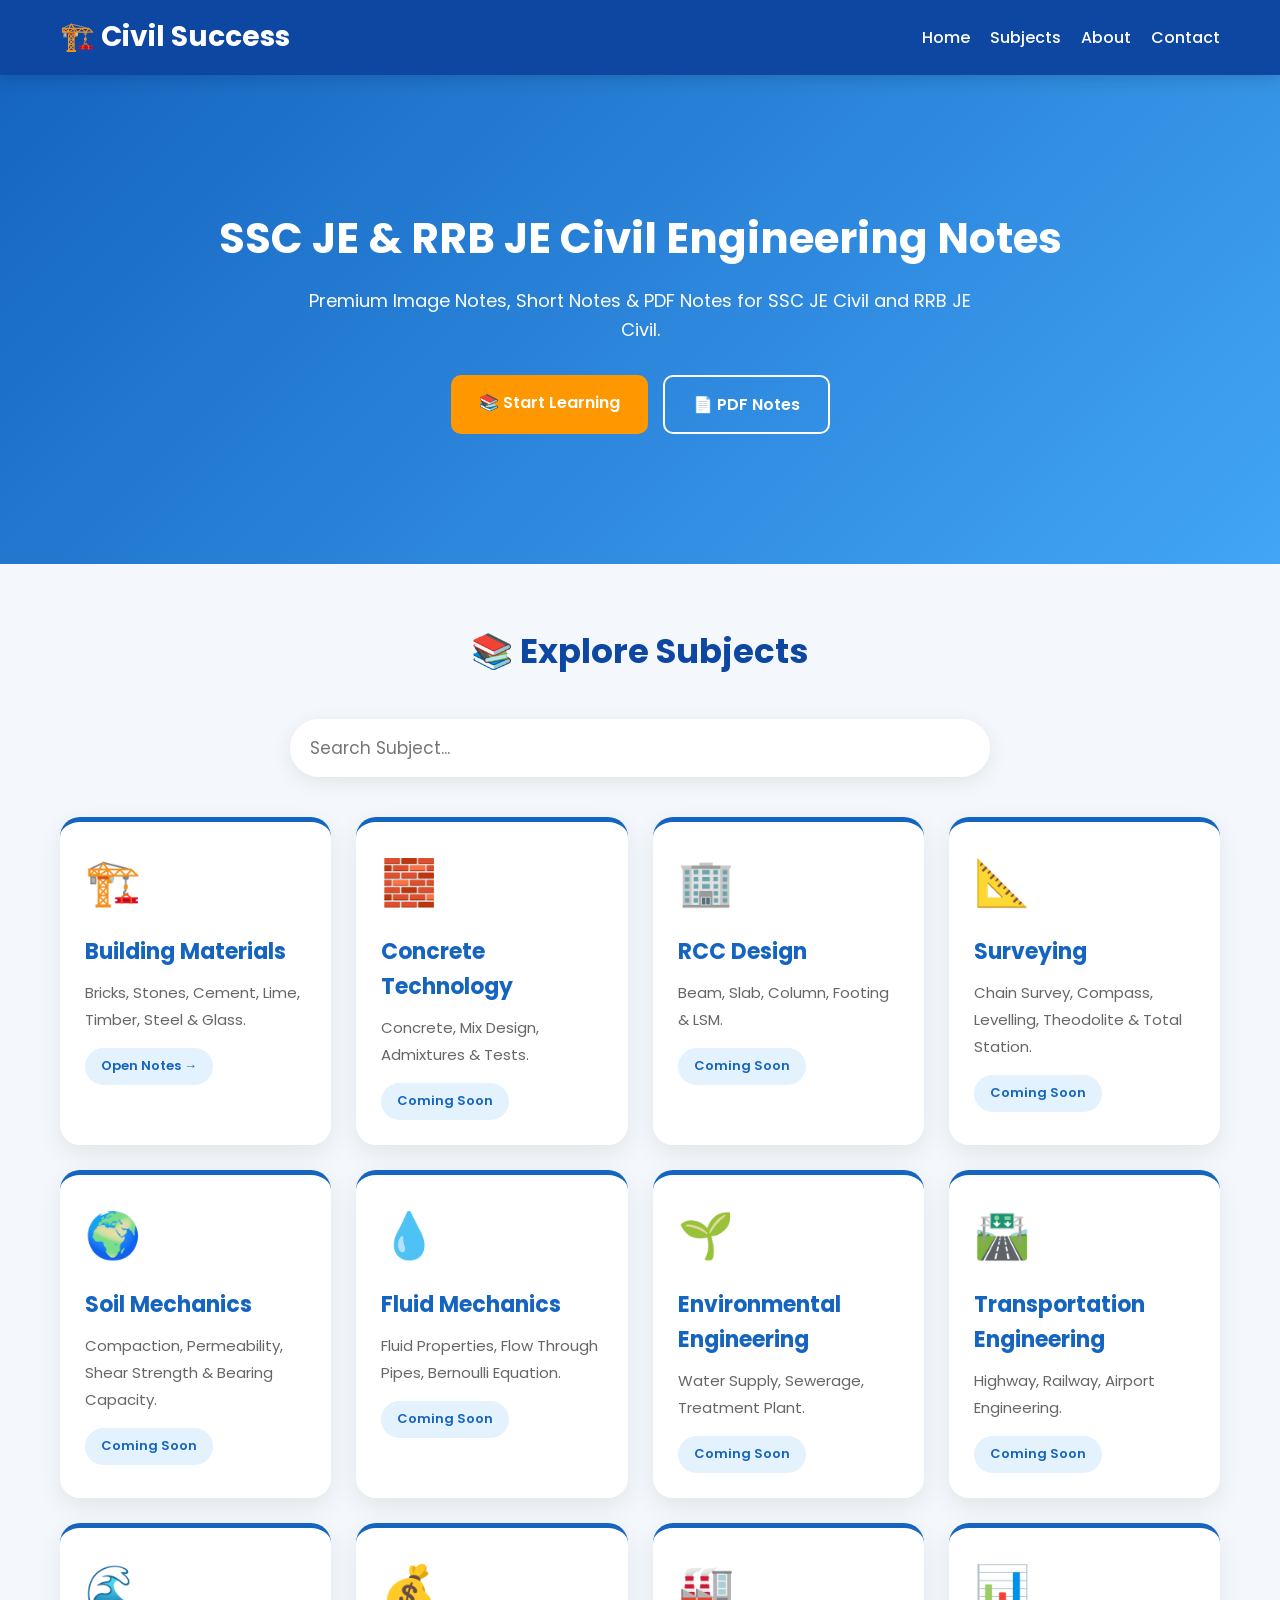
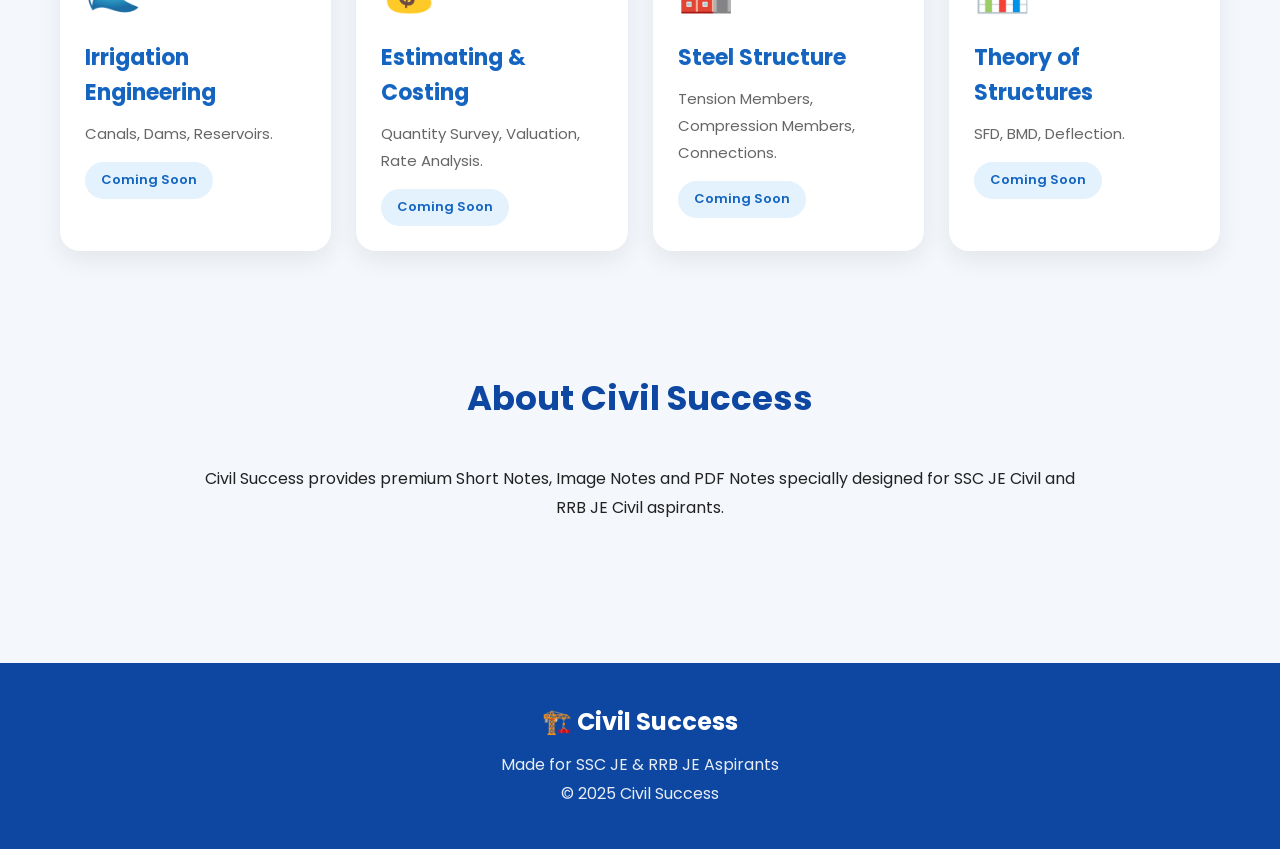
<file: index.html>
<!DOCTYPE html>
<html lang="en">

<head>

<meta charset="UTF-8">
<meta name="viewport" content="width=device-width,initial-scale=1.0">

<title>Civil Success | SSC JE & RRB JE Notes</title>

<link rel="preconnect" href="https://fonts.googleapis.com">
<link rel="preconnect" href="https://fonts.gstatic.com" crossorigin>

<link href="https://fonts.googleapis.com/css2?family=Poppins:wght@300;400;500;600;700&display=swap" rel="stylesheet">

<link rel="stylesheet" href="style.css">

</head>

<body>

<header>

<div class="navbar">

<div class="logo">
🏗️ Civil Success
</div>

<div class="menu">

<a href="index.html">Home</a>

<a href="#subjects">Subjects</a>

<a href="#about">About</a>

<a href="#contact">Contact</a>

</div>

</div>

</header>

<section class="hero">

<div class="container">

<h1>

SSC JE & RRB JE

Civil Engineering Notes

</h1>

<p>

Premium Image Notes, Short Notes & PDF Notes

for SSC JE Civil and RRB JE Civil.

</p>

<div class="hero-btns">

<a href="#subjects" class="btn btn-primary">

📚 Start Learning

</a>

<a href="notes/bricks.html" class="btn btn-outline">

📄 PDF Notes

</a>

</div>

</div>

</section>

<section class="container" id="subjects">

<h2 class="section-title">

📚 Explore Subjects

</h2>

<div class="search-box">

<input
type="text"
id="search"
placeholder="Search Subject...">

</div>

<div class="subject-grid">

<!-- Building Materials -->

<div class="subject-card">

<div class="subject-icon">

🏗️

</div>

<h3>

Building Materials

</h3>

<p>

Bricks, Stones, Cement, Lime,

Timber, Steel & Glass.

</p>

<a href="notes/bricks.html" class="badge">

Open Notes →

</a>

</div>

<!-- Concrete -->

<div class="subject-card">

<div class="subject-icon">

🧱

</div>

<h3>

Concrete Technology

</h3>

<p>

Concrete, Mix Design,

Admixtures & Tests.

</p>

<a href="#" class="badge">

Coming Soon

</a>

</div>

<!-- RCC -->

<div class="subject-card">

<div class="subject-icon">

🏢

</div>

<h3>

RCC Design

</h3>

<p>

Beam, Slab, Column,

Footing & LSM.

</p>

<a href="#" class="badge">

Coming Soon

</a>

</div>
<!-- Surveying -->

<div class="subject-card">

<div class="subject-icon">📐</div>

<h3>Surveying</h3>

<p>

Chain Survey, Compass, Levelling,

Theodolite & Total Station.

</p>

<a href="#" class="badge">Coming Soon</a>

</div>

<!-- Soil Mechanics -->

<div class="subject-card">

<div class="subject-icon">🌍</div>

<h3>Soil Mechanics</h3>

<p>

Compaction, Permeability,

Shear Strength & Bearing Capacity.

</p>

<a href="#" class="badge">Coming Soon</a>

</div>

<!-- Fluid Mechanics -->

<div class="subject-card">

<div class="subject-icon">💧</div>

<h3>Fluid Mechanics</h3>

<p>

Fluid Properties,

Flow Through Pipes,

Bernoulli Equation.

</p>

<a href="#" class="badge">Coming Soon</a>

</div>

<!-- Environmental -->

<div class="subject-card">

<div class="subject-icon">🌱</div>

<h3>Environmental Engineering</h3>

<p>

Water Supply,

Sewerage,

Treatment Plant.

</p>

<a href="#" class="badge">Coming Soon</a>

</div>

<!-- Transportation -->

<div class="subject-card">

<div class="subject-icon">🛣️</div>

<h3>Transportation Engineering</h3>

<p>

Highway,

Railway,

Airport Engineering.

</p>

<a href="#" class="badge">Coming Soon</a>

</div>

<!-- Irrigation -->

<div class="subject-card">

<div class="subject-icon">🌊</div>

<h3>Irrigation Engineering</h3>

<p>

Canals,

Dams,

Reservoirs.

</p>

<a href="#" class="badge">Coming Soon</a>

</div>

<!-- Estimating -->

<div class="subject-card">

<div class="subject-icon">💰</div>

<h3>Estimating & Costing</h3>

<p>

Quantity Survey,

Valuation,

Rate Analysis.

</p>

<a href="#" class="badge">Coming Soon</a>

</div>

<!-- Steel -->

<div class="subject-card">

<div class="subject-icon">🏭</div>

<h3>Steel Structure</h3>

<p>

Tension Members,

Compression Members,

Connections.

</p>

<a href="#" class="badge">Coming Soon</a>

</div>

<!-- Theory -->

<div class="subject-card">

<div class="subject-icon">📊</div>

<h3>Theory of Structures</h3>

<p>

SFD,

BMD,

Deflection.

</p>

<a href="#" class="badge">Coming Soon</a>

</div>

</div>

</section>

<section id="about" class="container">

<h2 class="section-title">

About Civil Success

</h2>

<p style="text-align:center;max-width:900px;margin:auto;line-height:1.8;">

Civil Success provides premium Short Notes,

Image Notes and PDF Notes specially designed

for SSC JE Civil and RRB JE Civil aspirants.

</p>

</section>

<footer id="contact">

<h2>🏗️ Civil Success</h2>

<p>

Made for SSC JE & RRB JE Aspirants

</p>

<p>

© 2025 Civil Success

</p>

</footer>

<script>

const search=document.getElementById("search");

search.addEventListener("keyup",function(){

const value=this.value.toLowerCase();

document.querySelectorAll(".subject-card").forEach(card=>{

card.style.display=

card.innerText.toLowerCase().includes(value)

?

"block"

:

"none";

});

});

</script>

</body>

</html>
</file>
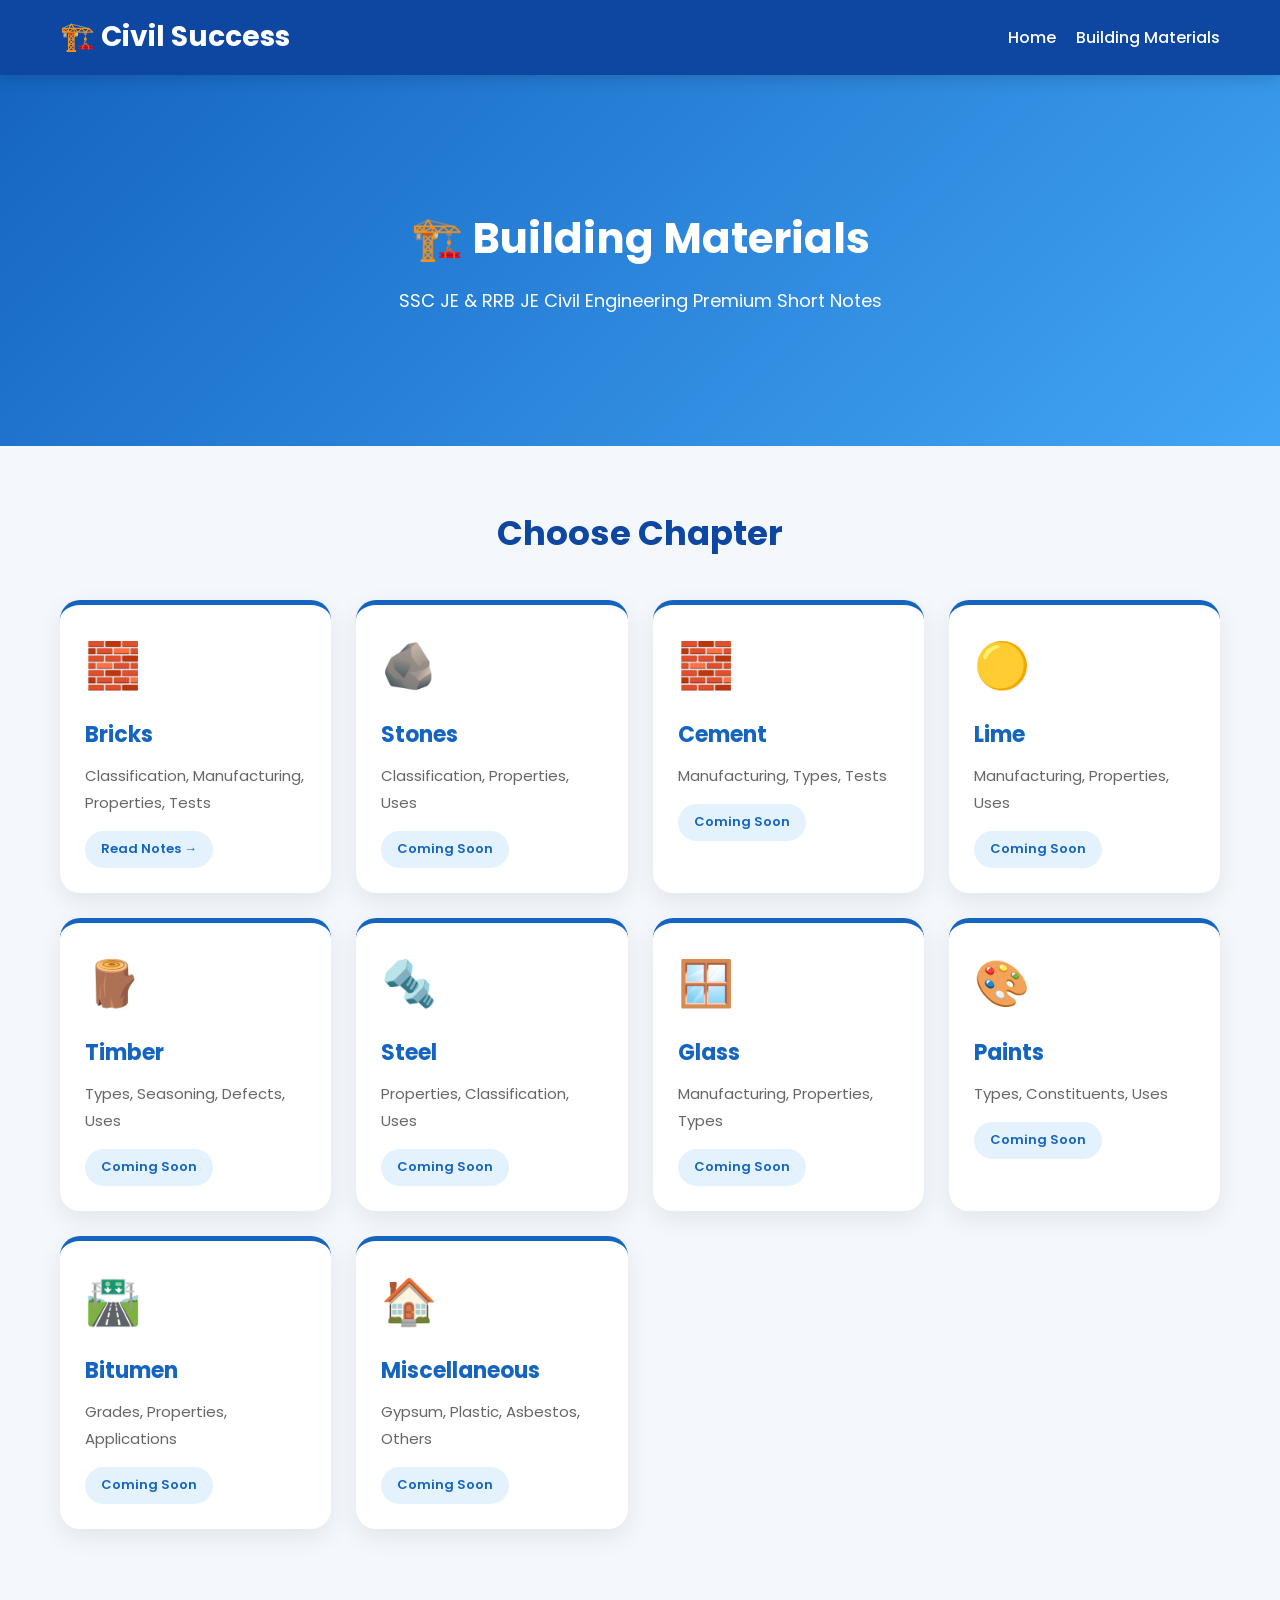
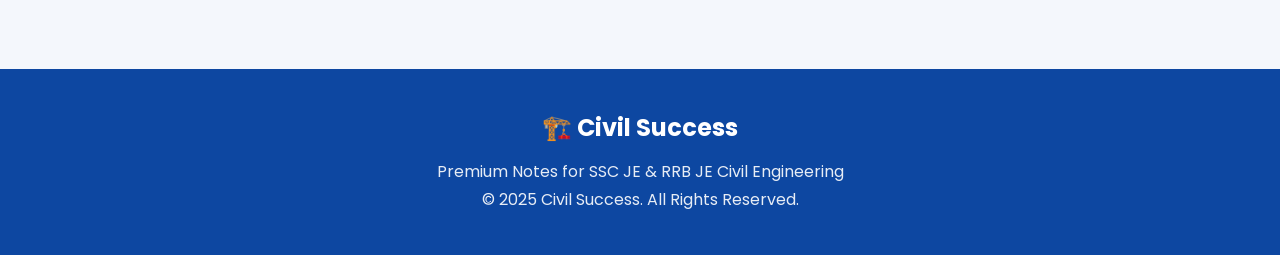
<file: building-materials.html>
<!DOCTYPE html>
<html lang="en">

<head>

<meta charset="UTF-8">
<meta name="viewport" content="width=device-width, initial-scale=1.0">

<title>Building Materials | Civil Success</title>

<link rel="preconnect" href="https://fonts.googleapis.com">
<link rel="preconnect" href="https://fonts.gstatic.com" crossorigin>

<link href="https://fonts.googleapis.com/css2?family=Poppins:wght@300;400;500;600;700&display=swap" rel="stylesheet">

<link rel="stylesheet" href="style.css">

</head>

<body>

<header>

<div class="navbar">

<div class="logo">

🏗️ Civil Success

</div>

<div class="menu">

<a href="index.html">Home</a>

<a href="building-materials.html">Building Materials</a>

</div>

</div>

</header>

<section class="hero">

<div class="container">

<h1>

🏗️ Building Materials

</h1>

<p>

SSC JE & RRB JE Civil Engineering

Premium Short Notes

</p>

</div>

</section>

<section class="container">

<h2 class="section-title">

Choose Chapter

</h2>

<div class="subject-grid">

<!-- Bricks -->

<div class="subject-card">

<div class="subject-icon">

🧱

</div>

<h3>

Bricks

</h3>

<p>

Classification,
Manufacturing,
Properties,
Tests

</p>

<a href="notes/bricks.html" class="badge">

Read Notes →

</a>

</div>

<!-- Stones -->

<div class="subject-card">

<div class="subject-icon">

🪨

</div>

<h3>

Stones

</h3>

<p>

Classification,
Properties,
Uses

</p>

<a href="notes/stones.html" class="badge">

Coming Soon

</a>

</div>

<!-- Cement -->

<div class="subject-card">

<div class="subject-icon">

🧱

</div>

<h3>

Cement

</h3>

<p>

Manufacturing,
Types,
Tests

</p>

<a href="notes/cement.html" class="badge">

Coming Soon

</a>

</div>

<!-- Lime -->

<div class="subject-card">

<div class="subject-icon">

🟡

</div>

<h3>

Lime

</h3>

<p>

Manufacturing,
Properties,
Uses

</p>

<a href="notes/lime.html" class="badge">

Coming Soon

</a>

</div>
<!-- Timber -->

<div class="subject-card">

<div class="subject-icon">🪵</div>

<h3>Timber</h3>

<p>

Types, Seasoning,
Defects,
Uses

</p>

<a href="notes/timber.html" class="badge">

Coming Soon

</a>

</div>

<!-- Steel -->

<div class="subject-card">

<div class="subject-icon">🔩</div>

<h3>Steel</h3>

<p>

Properties,
Classification,
Uses

</p>

<a href="notes/steel.html" class="badge">

Coming Soon

</a>

</div>

<!-- Glass -->

<div class="subject-card">

<div class="subject-icon">🪟</div>

<h3>Glass</h3>

<p>

Manufacturing,
Properties,
Types

</p>

<a href="notes/glass.html" class="badge">

Coming Soon

</a>

</div>

<!-- Paints -->

<div class="subject-card">

<div class="subject-icon">🎨</div>

<h3>Paints</h3>

<p>

Types,
Constituents,
Uses

</p>

<a href="notes/paints.html" class="badge">

Coming Soon

</a>

</div>

<!-- Bitumen -->

<div class="subject-card">

<div class="subject-icon">🛣️</div>

<h3>Bitumen</h3>

<p>

Grades,
Properties,
Applications

</p>

<a href="notes/bitumen.html" class="badge">

Coming Soon

</a>

</div>

<!-- Miscellaneous -->

<div class="subject-card">

<div class="subject-icon">🏠</div>

<h3>Miscellaneous</h3>

<p>

Gypsum,
Plastic,
Asbestos,
Others

</p>

<a href="notes/miscellaneous.html" class="badge">

Coming Soon

</a>

</div>

</div>

</section>

<footer id="contact">

<h2>🏗️ Civil Success</h2>

<p>

Premium Notes for SSC JE & RRB JE Civil Engineering

</p>

<p>

© 2025 Civil Success. All Rights Reserved.

</p>

</footer>

</body>

</html>
</file>
<file: style.css>
/* ==========================================
   CIVIL SUCCESS V1 - PREMIUM STYLE
========================================== */

*{
margin:0;
padding:0;
box-sizing:border-box;
font-family:'Poppins',sans-serif;
}

html{
scroll-behavior:smooth;
}

body{
background:#f4f7fc;
color:#222;
line-height:1.6;
}

a{
text-decoration:none;
color:inherit;
}

img{
max-width:100%;
display:block;
}

/* Navbar */

header{
position:sticky;
top:0;
z-index:999;
background:#0D47A1;
box-shadow:0 4px 15px rgba(0,0,0,.15);
}

.navbar{
max-width:1200px;
margin:auto;
padding:15px 20px;
display:flex;
justify-content:space-between;
align-items:center;
}

.logo{
font-size:28px;
font-weight:700;
color:#fff;
}

.menu{
display:flex;
gap:20px;
}

.menu a{
color:#fff;
font-weight:500;
transition:.3s;
}

.menu a:hover{
color:#FFD54F;
}

/* Hero */

.hero{
background:linear-gradient(135deg,#1565C0,#42A5F5);
padding:70px 20px;
text-align:center;
color:#fff;
}

.hero h1{
font-size:42px;
margin-bottom:15px;
}

.hero p{
max-width:700px;
margin:auto;
font-size:18px;
}

.hero-btns{
margin-top:30px;
display:flex;
justify-content:center;
gap:15px;
flex-wrap:wrap;
}

.btn{
padding:15px 28px;
border-radius:10px;
font-weight:600;
transition:.3s;
display:inline-block;
}

.btn-primary{
background:#FF9800;
color:#fff;
}

.btn-primary:hover{
background:#F57C00;
transform:translateY(-3px);
}

.btn-outline{
border:2px solid #fff;
color:#fff;
}

.btn-outline:hover{
background:#fff;
color:#1565C0;
}
/* ===========================
   SECTION
=========================== */

.container{
max-width:1200px;
margin:auto;
padding:60px 20px;
}

.section-title{
text-align:center;
font-size:34px;
font-weight:700;
color:#0D47A1;
margin-bottom:40px;
}

/* Search */

.search-box{
max-width:700px;
margin:40px auto;
}

.search-box input{
width:100%;
padding:16px 20px;
font-size:17px;
border:none;
outline:none;
border-radius:50px;
background:#fff;
box-shadow:0 5px 20px rgba(0,0,0,.08);
}

/* Subject Cards */

.subject-grid{
display:grid;
grid-template-columns:repeat(auto-fit,minmax(260px,1fr));
gap:25px;
margin-top:40px;
}

.subject-card{
background:#fff;
padding:25px;
border-radius:20px;
box-shadow:0 8px 25px rgba(0,0,0,.08);
transition:.35s;
cursor:pointer;
border-top:5px solid #1565C0;
}

.subject-card:hover{
transform:translateY(-8px);
box-shadow:0 15px 35px rgba(0,0,0,.15);
}

.subject-icon{
font-size:45px;
margin-bottom:15px;
}

.subject-card h3{
font-size:22px;
color:#1565C0;
margin-bottom:10px;
}

.subject-card p{
font-size:15px;
color:#666;
line-height:1.8;
}

/* Badge */

.badge{
display:inline-block;
margin-top:15px;
padding:8px 16px;
border-radius:30px;
background:#E3F2FD;
color:#1565C0;
font-size:13px;
font-weight:600;
}

/* Footer */

footer{
margin-top:80px;
background:#0D47A1;
color:white;
padding:40px 20px;
text-align:center;
}

footer h2{
margin-bottom:10px;
}

footer p{
opacity:.9;
line-height:1.8;
}

/* Animation */

.subject-card,
.btn{
transition:all .35s ease;
}

/* Mobile */

@media(max-width:768px){

.navbar{
flex-direction:column;
gap:15px;
}

.menu{
flex-wrap:wrap;
justify-content:center;
}

.hero{
padding:50px 20px;
}

.hero h1{
font-size:30px;
}

.hero p{
font-size:16px;
}

.hero-btns{
flex-direction:column;
}

.btn{
width:100%;
text-align:center;
}

.section-title{
font-size:28px;
}

.subject-grid{
grid-template-columns:1fr;
}

.search-box input{
font-size:15px;
}

}
</file>
